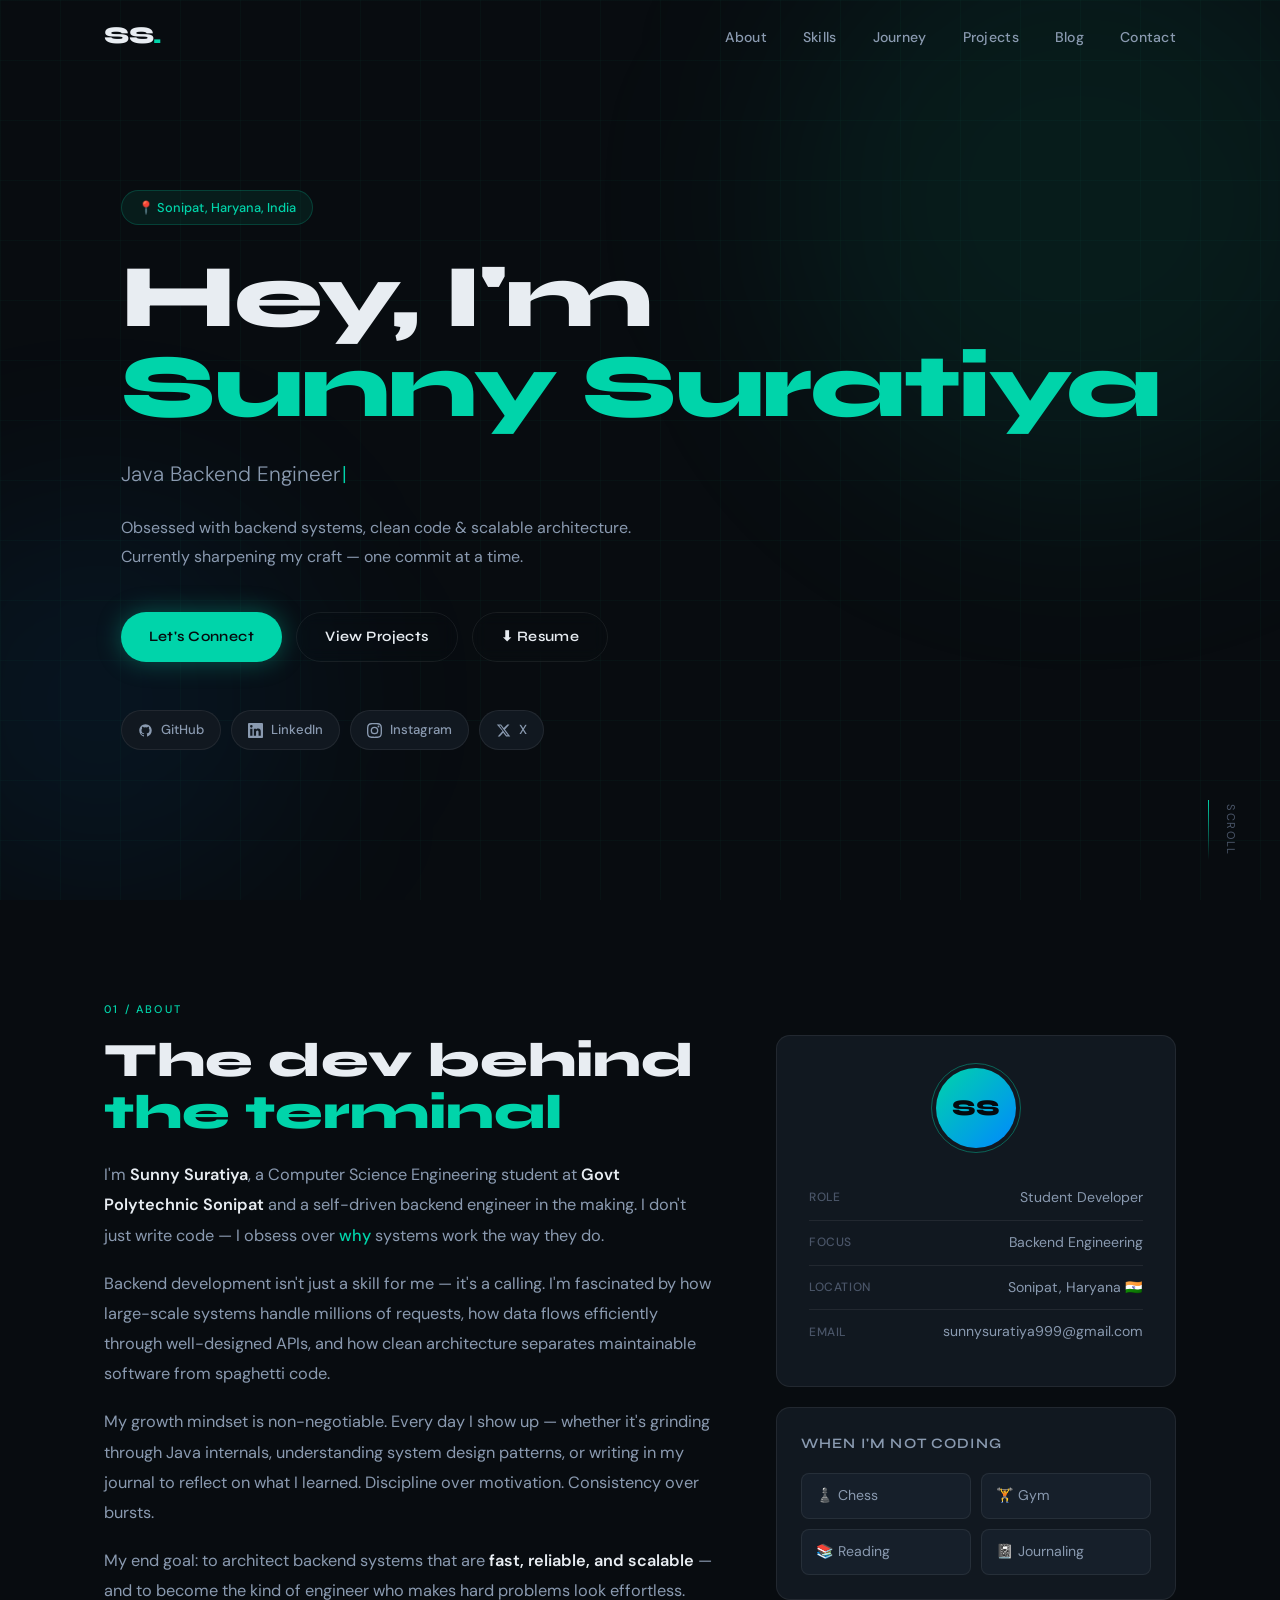
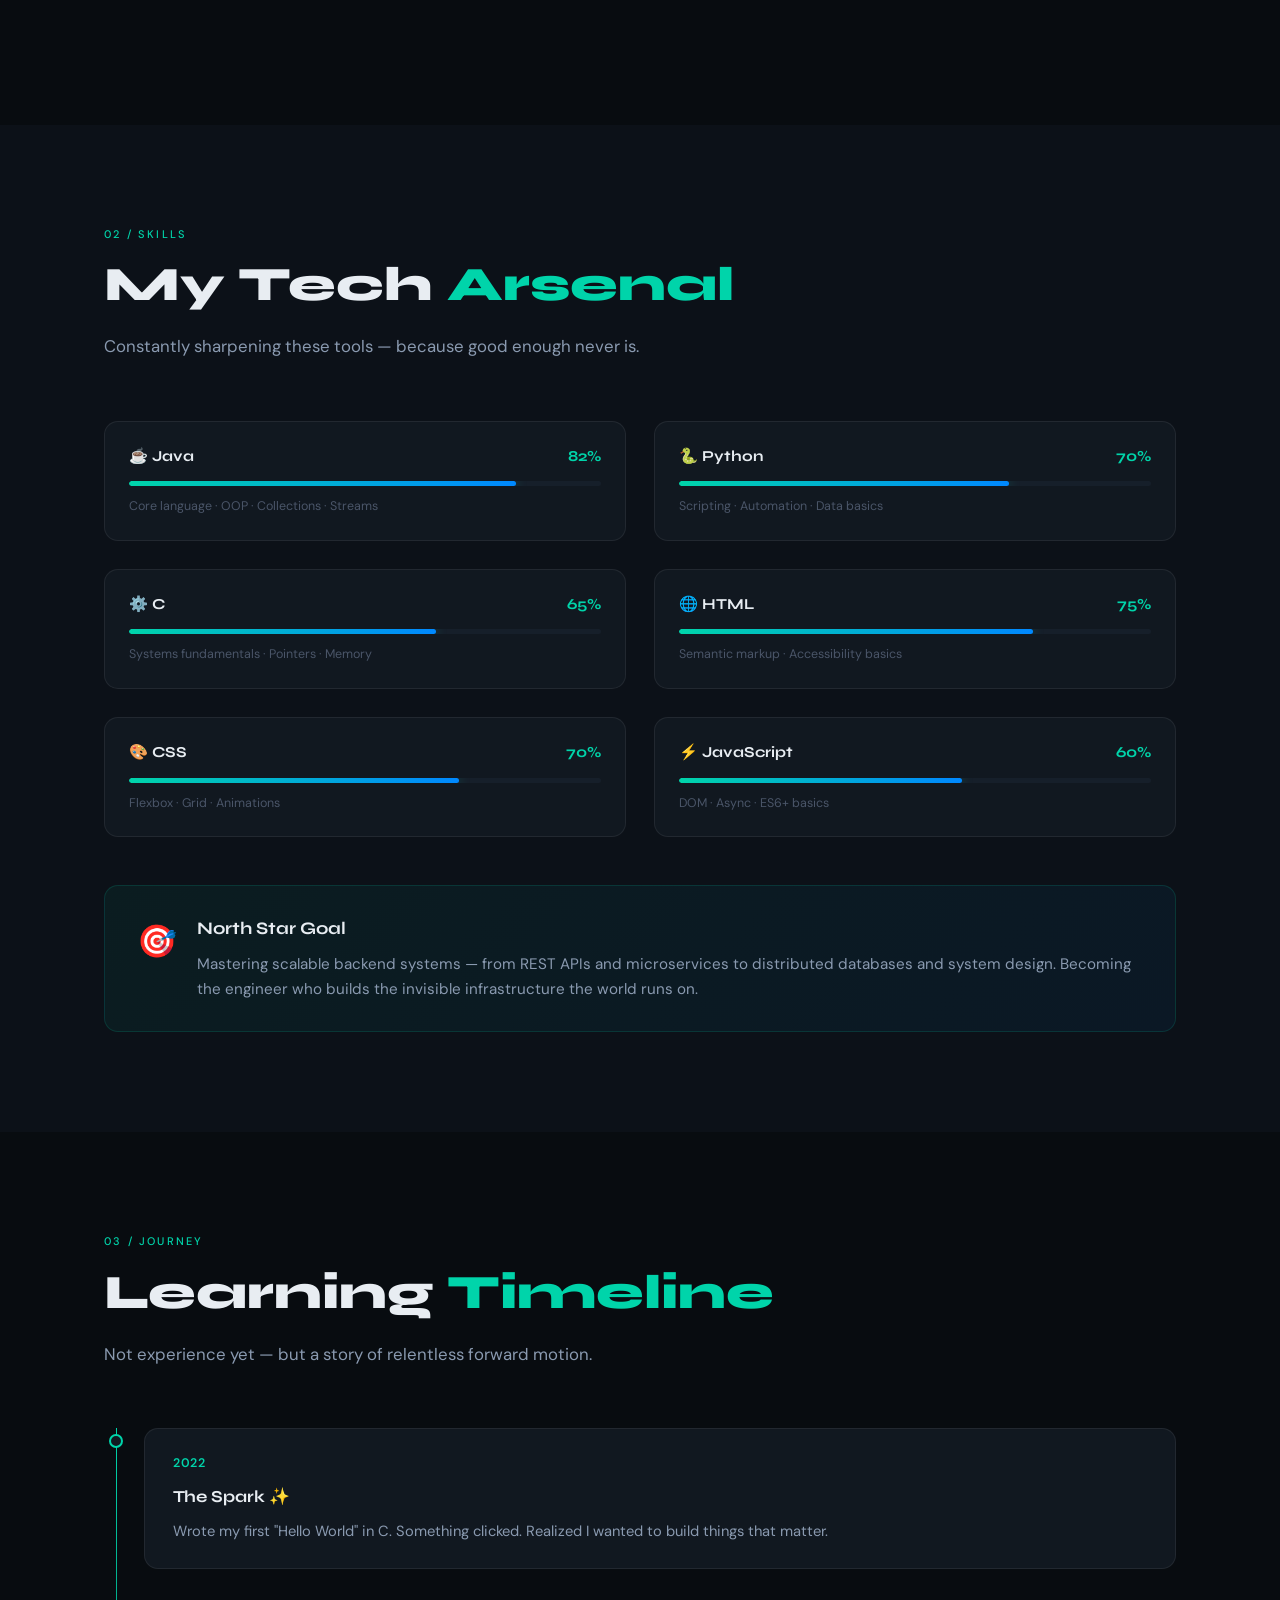
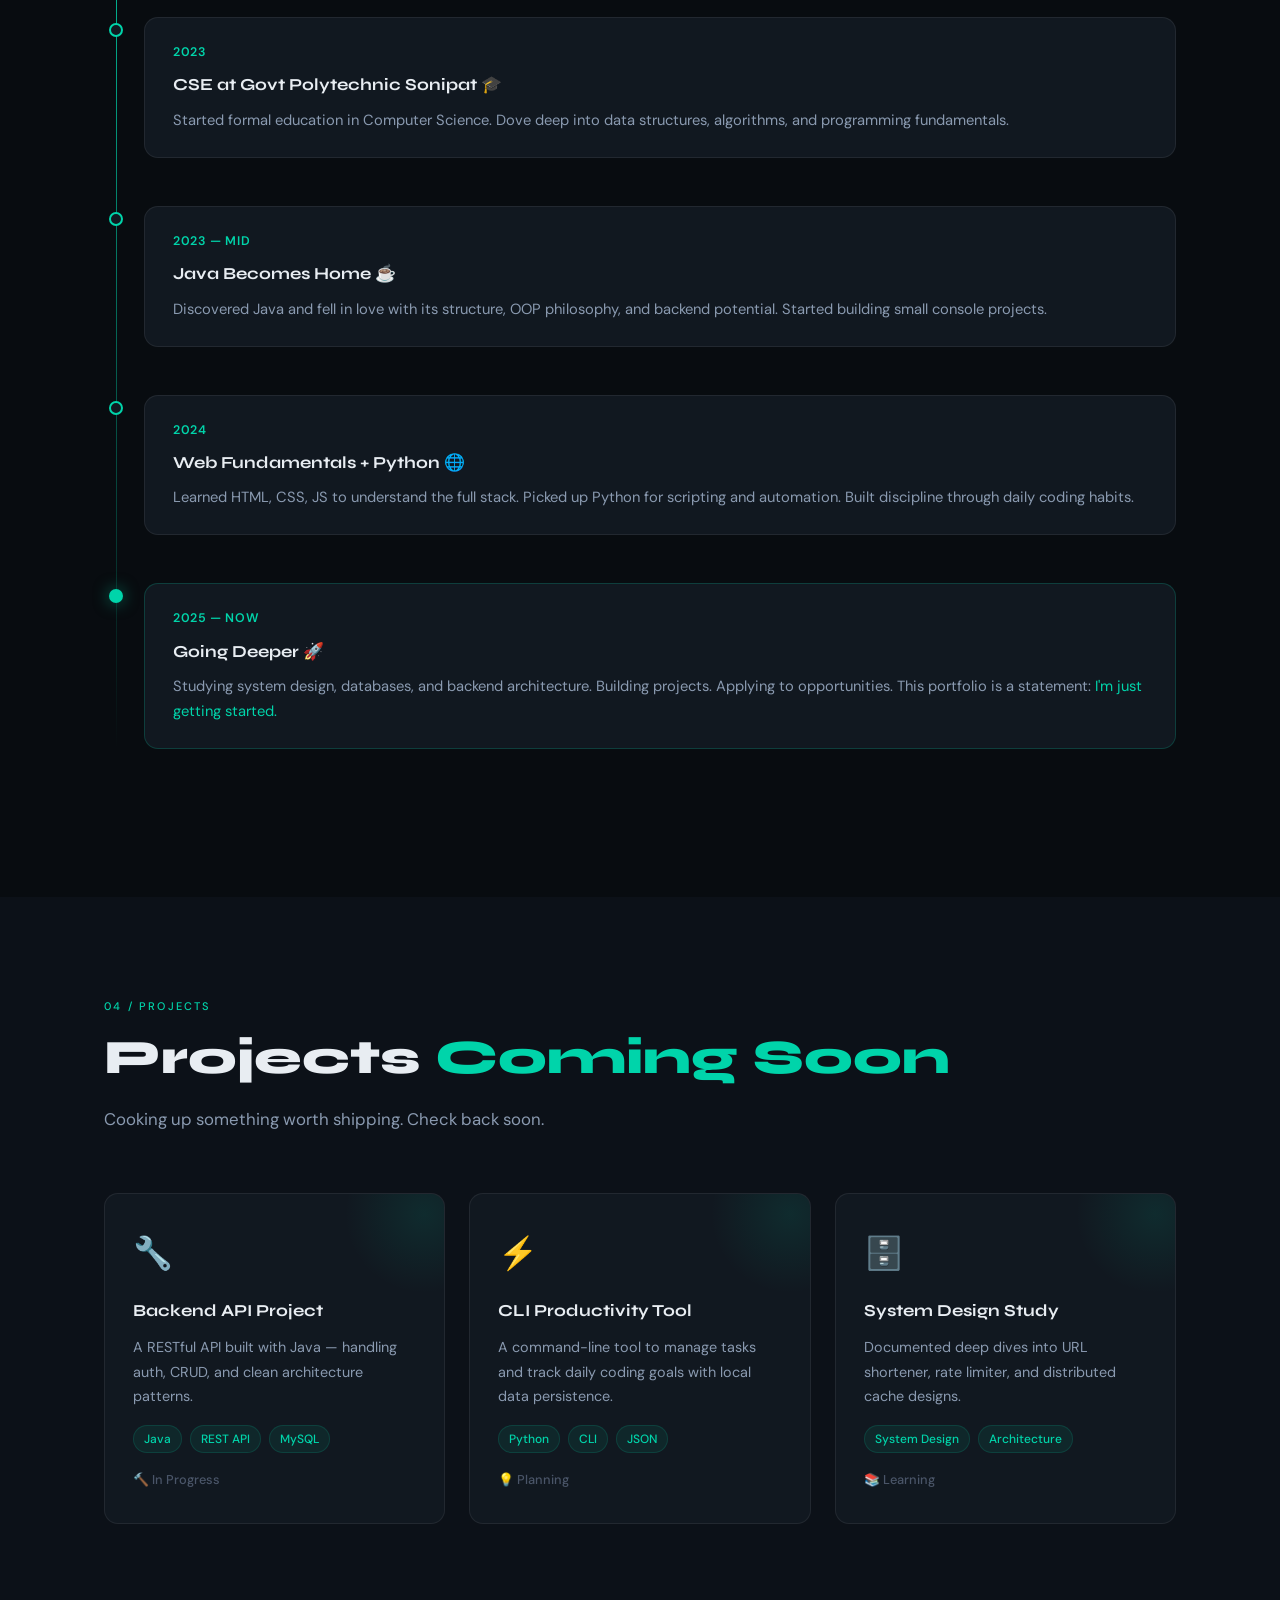
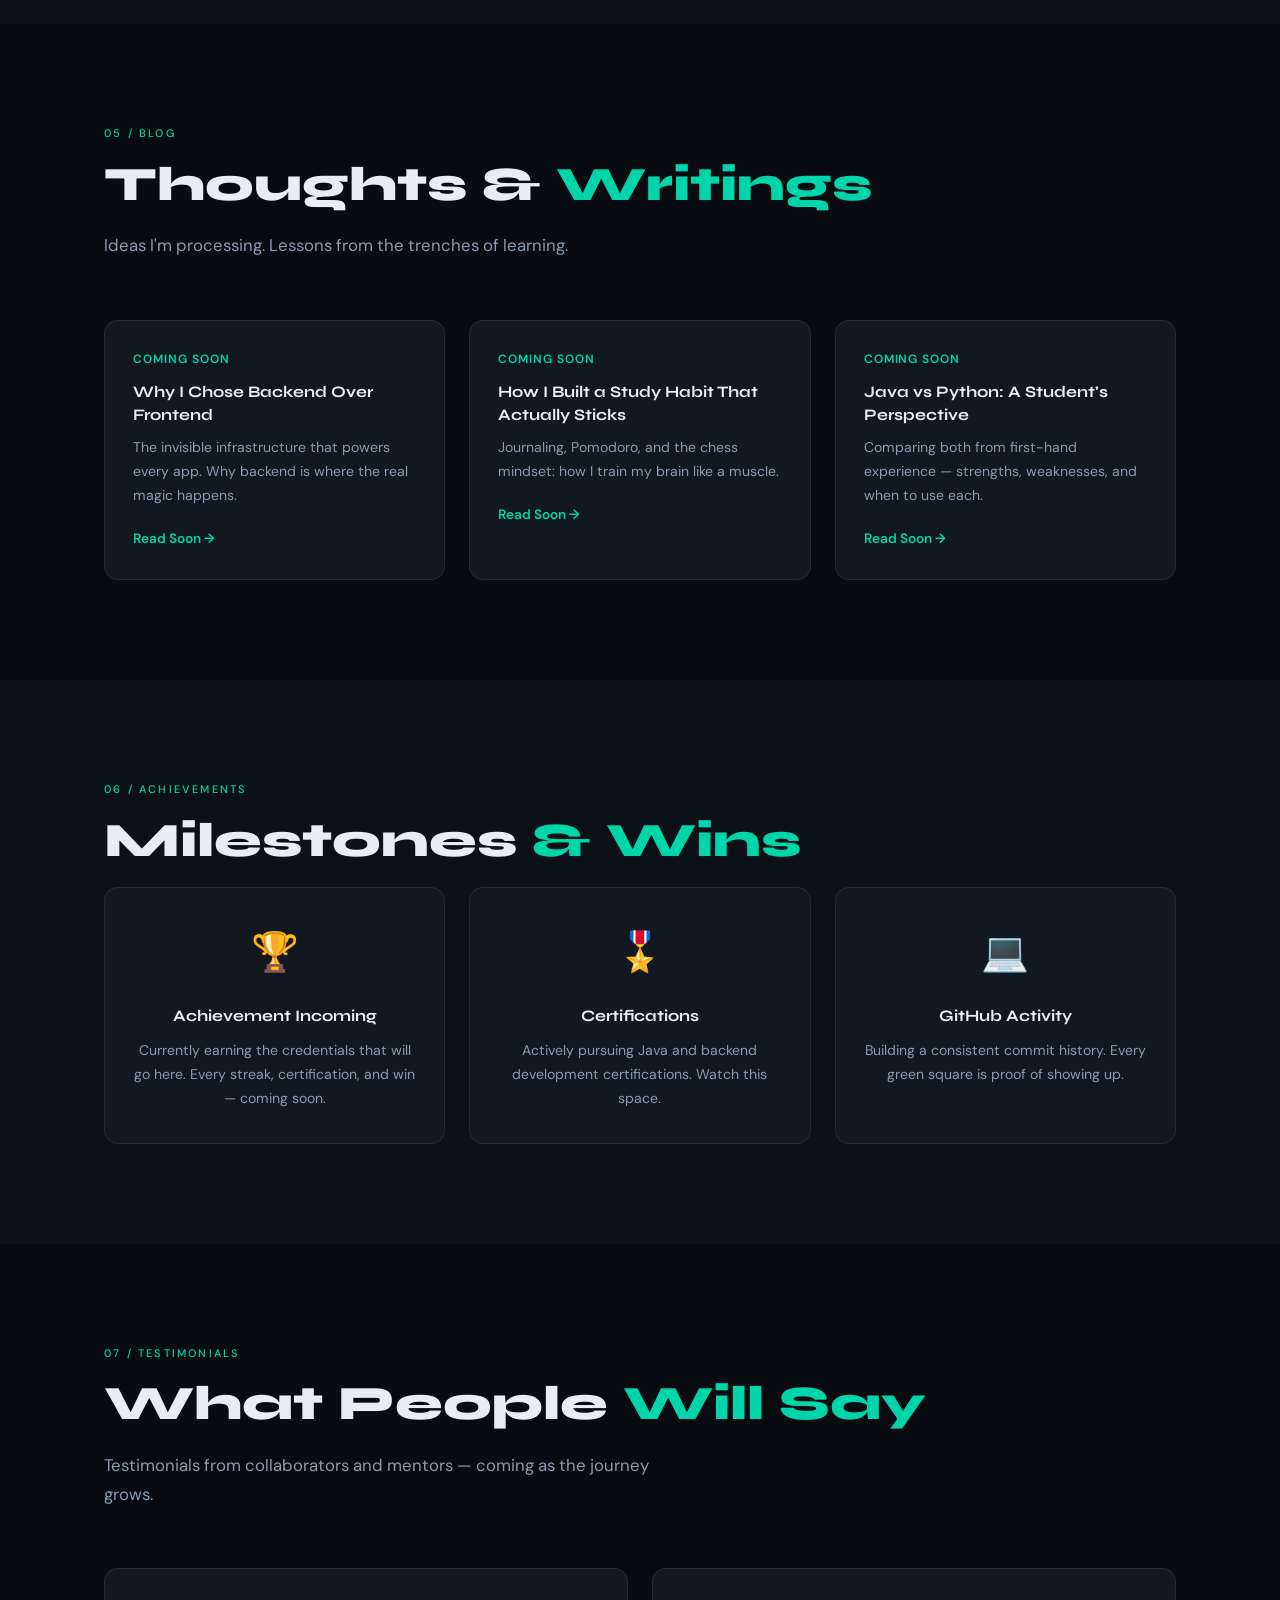
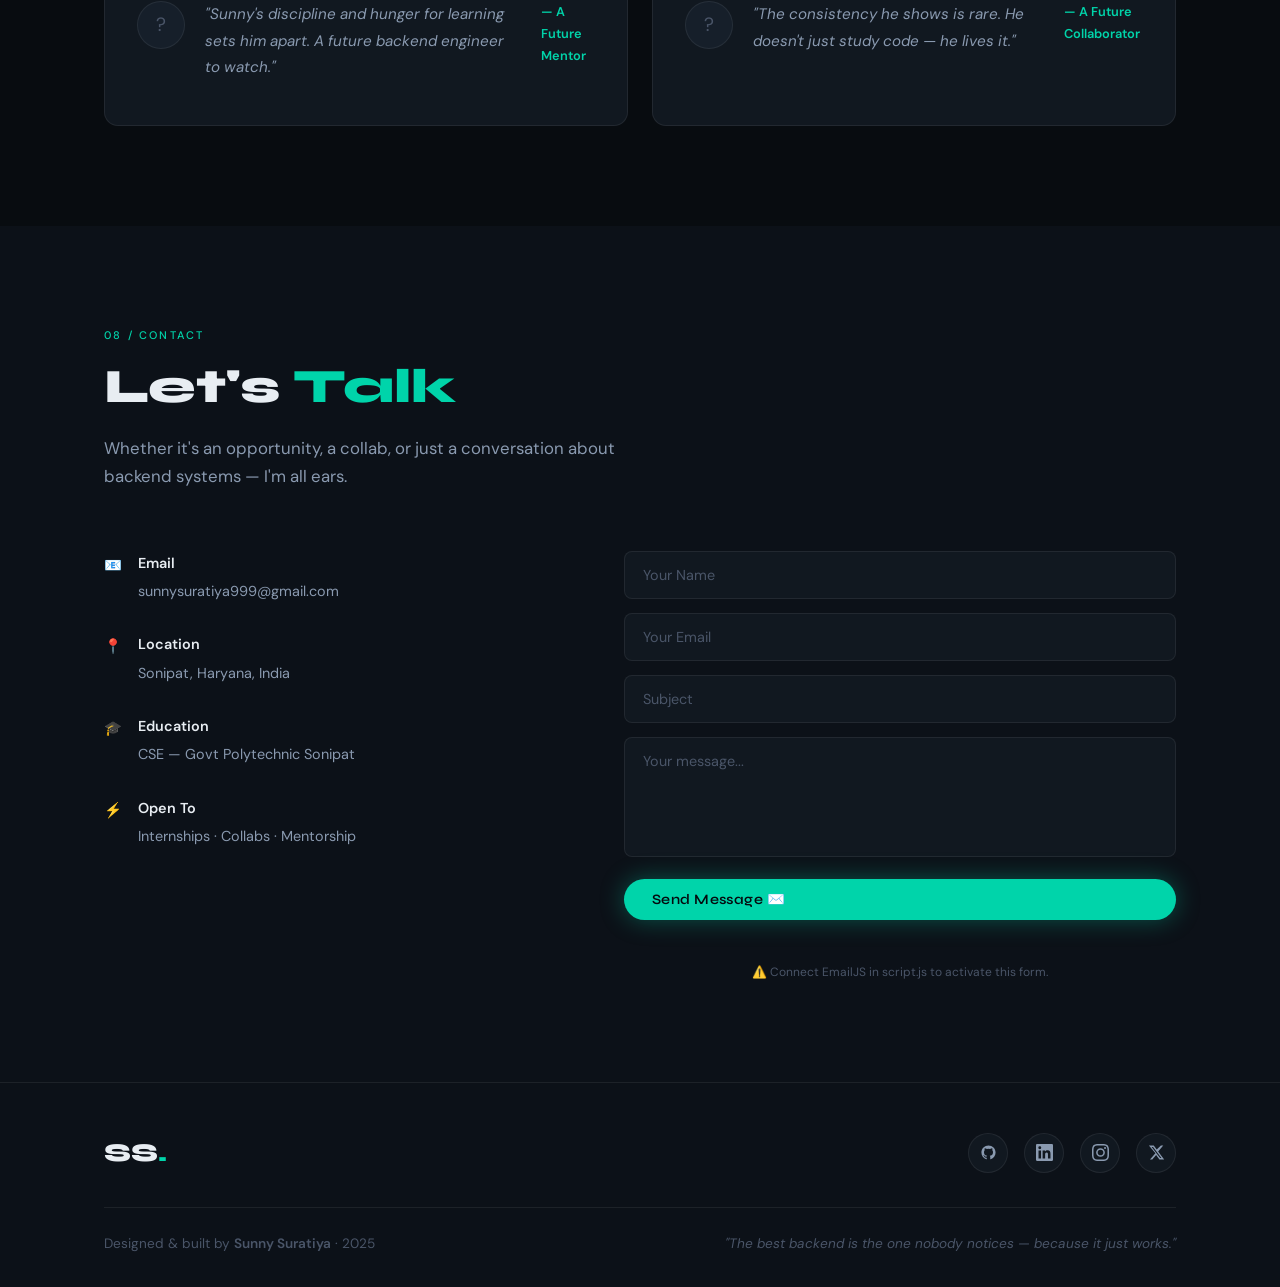
<file: index.html>
<!DOCTYPE html>
<html lang="en">
<head>
  <meta charset="UTF-8" />
  <meta name="viewport" content="width=device-width, initial-scale=1.0" />
  <title>Sunny Suratiya — Java Backend Engineer</title>
  <link rel="preconnect" href="https://fonts.googleapis.com" />
  <link rel="preconnect" href="https://fonts.gstatic.com" crossorigin />
  <link href="https://fonts.googleapis.com/css2?family=Syne:wght@400;600;700;800&family=DM+Sans:ital,wght@0,300;0,400;0,500;1,300&display=swap" rel="stylesheet" />
  <link rel="stylesheet" href="style.css" />
</head>
<body>

<!-- ═══════════════════ NAVBAR ═══════════════════ -->
<nav class="navbar" id="navbar">
  <div class="nav-container">
    <a href="#home" class="nav-logo">SS<span class="dot">.</span></a>
    <ul class="nav-links" id="navLinks">
      <li><a href="#about">About</a></li>
      <li><a href="#skills">Skills</a></li>
      <li><a href="#journey">Journey</a></li>
      <li><a href="#projects">Projects</a></li>
      <li><a href="#blog">Blog</a></li>
      <li><a href="#contact">Contact</a></li>
    </ul>
    <button class="hamburger" id="hamburger" aria-label="Menu">
      <span></span><span></span><span></span>
    </button>
  </div>
</nav>

<!-- ═══════════════════ HERO ═══════════════════ -->
<section class="hero" id="home">
  <div class="hero-bg">
    <div class="hero-grid"></div>
    <div class="glow glow-1"></div>
    <div class="glow glow-2"></div>
  </div>
  <div class="hero-content">
    <div class="hero-badge reveal">📍 Sonipat, Haryana, India</div>
    <h1 class="hero-title reveal">
      <span class="line">Hey, I'm</span>
      <span class="line accent-name">Sunny Suratiya</span>
    </h1>
    <p class="hero-sub reveal">
      <span class="typing-wrap"><span class="typing" id="typingText"></span><span class="cursor">|</span></span>
    </p>
    <p class="hero-desc reveal">Obsessed with backend systems, clean code &amp; scalable architecture.<br/>Currently sharpening my craft — one commit at a time.</p>
    <div class="hero-cta reveal">
      <a href="#contact" class="btn btn-primary">Let's Connect</a>
      <a href="#projects" class="btn btn-ghost">View Projects</a>
      <a href="#" class="btn btn-ghost" id="resumeBtn" download>⬇ Resume</a>
    </div>
    <div class="hero-socials reveal">
      <a href="https://github.com/sunnysuratiya" target="_blank" aria-label="GitHub" class="social-pill">
        <svg viewBox="0 0 24 24" fill="currentColor"><path d="M12 2C6.477 2 2 6.477 2 12c0 4.418 2.865 8.166 6.839 9.489.5.092.682-.217.682-.482 0-.237-.009-.868-.013-1.703-2.782.603-3.369-1.342-3.369-1.342-.454-1.155-1.11-1.462-1.11-1.462-.908-.62.069-.608.069-.608 1.003.07 1.531 1.03 1.531 1.03.892 1.529 2.341 1.087 2.91.832.092-.647.35-1.088.636-1.338-2.22-.253-4.555-1.11-4.555-4.943 0-1.091.39-1.984 1.029-2.683-.103-.253-.446-1.27.098-2.647 0 0 .84-.269 2.75 1.025A9.578 9.578 0 0112 6.836a9.59 9.59 0 012.504.337c1.909-1.294 2.747-1.025 2.747-1.025.546 1.377.202 2.394.1 2.647.64.699 1.028 1.592 1.028 2.683 0 3.842-2.339 4.687-4.566 4.935.359.309.678.919.678 1.852 0 1.336-.012 2.415-.012 2.743 0 .267.18.579.688.481C19.138 20.163 22 16.418 22 12c0-5.523-4.477-10-10-10z"/></svg>
        GitHub
      </a>
      <a href="https://www.linkedin.com/in/sunny-suratiya-ab5561325/" target="_blank" aria-label="LinkedIn" class="social-pill">
        <svg viewBox="0 0 24 24" fill="currentColor"><path d="M20.447 20.452h-3.554v-5.569c0-1.328-.027-3.037-1.852-3.037-1.853 0-2.136 1.445-2.136 2.939v5.667H9.351V9h3.414v1.561h.046c.477-.9 1.637-1.85 3.37-1.85 3.601 0 4.267 2.37 4.267 5.455v6.286zM5.337 7.433a2.062 2.062 0 01-2.063-2.065 2.064 2.064 0 112.063 2.065zm1.782 13.019H3.555V9h3.564v11.452zM22.225 0H1.771C.792 0 0 .774 0 1.729v20.542C0 23.227.792 24 1.771 24h20.451C23.2 24 24 23.227 24 22.271V1.729C24 .774 23.2 0 22.222 0h.003z"/></svg>
        LinkedIn
      </a>
      <a href="https://www.instagram.com/i_suratiya_sunny_/?hl=en" target="_blank" aria-label="Instagram" class="social-pill">
        <svg viewBox="0 0 24 24" fill="currentColor"><path d="M12 2.163c3.204 0 3.584.012 4.85.07 3.252.148 4.771 1.691 4.919 4.919.058 1.265.069 1.645.069 4.849 0 3.205-.012 3.584-.069 4.849-.149 3.225-1.664 4.771-4.919 4.919-1.266.058-1.644.07-4.85.07-3.204 0-3.584-.012-4.849-.07-3.26-.149-4.771-1.699-4.919-4.92-.058-1.265-.07-1.644-.07-4.849 0-3.204.013-3.583.07-4.849.149-3.227 1.664-4.771 4.919-4.919 1.266-.057 1.645-.069 4.849-.069zm0-2.163c-3.259 0-3.667.014-4.947.072-4.358.2-6.78 2.618-6.98 6.98-.059 1.281-.073 1.689-.073 4.948 0 3.259.014 3.668.072 4.948.2 4.358 2.618 6.78 6.98 6.98 1.281.058 1.689.072 4.948.072 3.259 0 3.668-.014 4.948-.072 4.354-.2 6.782-2.618 6.979-6.98.059-1.28.073-1.689.073-4.948 0-3.259-.014-3.667-.072-4.947-.196-4.354-2.617-6.78-6.979-6.98-1.281-.059-1.69-.073-4.949-.073zm0 5.838a6.162 6.162 0 100 12.324 6.162 6.162 0 000-12.324zM12 16a4 4 0 110-8 4 4 0 010 8zm6.406-11.845a1.44 1.44 0 100 2.881 1.44 1.44 0 000-2.881z"/></svg>
        Instagram
      </a>
      <a href="https://x.com/SunnysSuratiya" target="_blank" aria-label="X/Twitter" class="social-pill">
        <svg viewBox="0 0 24 24" fill="currentColor"><path d="M18.244 2.25h3.308l-7.227 8.26 8.502 11.24H16.17l-4.714-6.231-5.401 6.231H2.742l7.737-8.835L1.254 2.25H8.08l4.253 5.622zm-1.161 17.52h1.833L7.084 4.126H5.117z"/></svg>
        X
      </a>
    </div>
  </div>
  <div class="hero-scroll-hint">
    <span>Scroll</span>
    <div class="scroll-line"></div>
  </div>
</section>

<!-- ═══════════════════ ABOUT ═══════════════════ -->
<section class="section" id="about">
  <div class="container">
    <div class="section-label reveal">01 / About</div>
    <div class="about-grid">
      <div class="about-text reveal">
        <h2 class="section-title">The dev behind<br/><span class="accent">the terminal</span></h2>
        <p>I'm <strong>Sunny Suratiya</strong>, a Computer Science Engineering student at <strong>Govt Polytechnic Sonipat</strong> and a self-driven backend engineer in the making. I don't just write code — I obsess over <em>why</em> systems work the way they do.</p>
        <p>Backend development isn't just a skill for me — it's a calling. I'm fascinated by how large-scale systems handle millions of requests, how data flows efficiently through well-designed APIs, and how clean architecture separates maintainable software from spaghetti code.</p>
        <p>My growth mindset is non-negotiable. Every day I show up — whether it's grinding through Java internals, understanding system design patterns, or writing in my journal to reflect on what I learned. Discipline over motivation. Consistency over bursts.</p>
        <p>My end goal: to architect backend systems that are <strong>fast, reliable, and scalable</strong> — and to become the kind of engineer who makes hard problems look effortless.</p>
      </div>
      <div class="about-right reveal">
        <div class="about-card">
          <div class="about-avatar">
            <div class="avatar-ring"></div>
            <div class="avatar-inner">SS</div>
          </div>
          <div class="about-meta">
            <div class="meta-row"><span class="meta-label">Role</span><span>Student Developer</span></div>
            <div class="meta-row"><span class="meta-label">Focus</span><span>Backend Engineering</span></div>
            <div class="meta-row"><span class="meta-label">Location</span><span>Sonipat, Haryana 🇮🇳</span></div>
            <div class="meta-row"><span class="meta-label">Email</span><span>sunnysuratiya999@gmail.com</span></div>
          </div>
        </div>
        <div class="hobbies-card">
          <h4>When I'm not coding</h4>
          <div class="hobbies-grid">
            <div class="hobby">♟️ Chess</div>
            <div class="hobby">🏋️ Gym</div>
            <div class="hobby">📚 Reading</div>
            <div class="hobby">📓 Journaling</div>
          </div>
        </div>
      </div>
    </div>
  </div>
</section>

<!-- ═══════════════════ SKILLS ═══════════════════ -->
<section class="section section-alt" id="skills">
  <div class="container">
    <div class="section-label reveal">02 / Skills</div>
    <h2 class="section-title reveal">My Tech <span class="accent">Arsenal</span></h2>
    <p class="section-subtitle reveal">Constantly sharpening these tools — because good enough never is.</p>
    <div class="skills-grid">
      <div class="skill-bar reveal" data-skill="Java" data-pct="82">
        <div class="skill-top">
          <span class="skill-name">☕ Java</span>
          <span class="skill-pct">82%</span>
        </div>
        <div class="skill-track"><div class="skill-fill" style="--pct: 82%"></div></div>
        <div class="skill-note">Core language · OOP · Collections · Streams</div>
      </div>
      <div class="skill-bar reveal" data-skill="Python" data-pct="70">
        <div class="skill-top">
          <span class="skill-name">🐍 Python</span>
          <span class="skill-pct">70%</span>
        </div>
        <div class="skill-track"><div class="skill-fill" style="--pct: 70%"></div></div>
        <div class="skill-note">Scripting · Automation · Data basics</div>
      </div>
      <div class="skill-bar reveal" data-skill="C" data-pct="65">
        <div class="skill-top">
          <span class="skill-name">⚙️ C</span>
          <span class="skill-pct">65%</span>
        </div>
        <div class="skill-track"><div class="skill-fill" style="--pct: 65%"></div></div>
        <div class="skill-note">Systems fundamentals · Pointers · Memory</div>
      </div>
      <div class="skill-bar reveal" data-skill="HTML" data-pct="75">
        <div class="skill-top">
          <span class="skill-name">🌐 HTML</span>
          <span class="skill-pct">75%</span>
        </div>
        <div class="skill-track"><div class="skill-fill" style="--pct: 75%"></div></div>
        <div class="skill-note">Semantic markup · Accessibility basics</div>
      </div>
      <div class="skill-bar reveal" data-skill="CSS" data-pct="70">
        <div class="skill-top">
          <span class="skill-name">🎨 CSS</span>
          <span class="skill-pct">70%</span>
        </div>
        <div class="skill-track"><div class="skill-fill" style="--pct: 70%"></div></div>
        <div class="skill-note">Flexbox · Grid · Animations</div>
      </div>
      <div class="skill-bar reveal" data-skill="JavaScript" data-pct="60">
        <div class="skill-top">
          <span class="skill-name">⚡ JavaScript</span>
          <span class="skill-pct">60%</span>
        </div>
        <div class="skill-track"><div class="skill-fill" style="--pct: 60%"></div></div>
        <div class="skill-note">DOM · Async · ES6+ basics</div>
      </div>
    </div>
    <div class="goal-banner reveal">
      <div class="goal-icon">🎯</div>
      <div class="goal-text">
        <strong>North Star Goal</strong>
        <p>Mastering scalable backend systems — from REST APIs and microservices to distributed databases and system design. Becoming the engineer who builds the invisible infrastructure the world runs on.</p>
      </div>
    </div>
  </div>
</section>

<!-- ═══════════════════ LEARNING JOURNEY ═══════════════════ -->
<section class="section" id="journey">
  <div class="container">
    <div class="section-label reveal">03 / Journey</div>
    <h2 class="section-title reveal">Learning <span class="accent">Timeline</span></h2>
    <p class="section-subtitle reveal">Not experience yet — but a story of relentless forward motion.</p>
    <div class="timeline">
      <div class="timeline-item reveal">
        <div class="timeline-dot"></div>
        <div class="timeline-content">
          <span class="timeline-date">2022</span>
          <h3>The Spark ✨</h3>
          <p>Wrote my first "Hello World" in C. Something clicked. Realized I wanted to build things that matter.</p>
        </div>
      </div>
      <div class="timeline-item reveal">
        <div class="timeline-dot"></div>
        <div class="timeline-content">
          <span class="timeline-date">2023</span>
          <h3>CSE at Govt Polytechnic Sonipat 🎓</h3>
          <p>Started formal education in Computer Science. Dove deep into data structures, algorithms, and programming fundamentals.</p>
        </div>
      </div>
      <div class="timeline-item reveal">
        <div class="timeline-dot"></div>
        <div class="timeline-content">
          <span class="timeline-date">2023 — Mid</span>
          <h3>Java Becomes Home ☕</h3>
          <p>Discovered Java and fell in love with its structure, OOP philosophy, and backend potential. Started building small console projects.</p>
        </div>
      </div>
      <div class="timeline-item reveal">
        <div class="timeline-dot"></div>
        <div class="timeline-content">
          <span class="timeline-date">2024</span>
          <h3>Web Fundamentals + Python 🌐</h3>
          <p>Learned HTML, CSS, JS to understand the full stack. Picked up Python for scripting and automation. Built discipline through daily coding habits.</p>
        </div>
      </div>
      <div class="timeline-item reveal">
        <div class="timeline-dot active"></div>
        <div class="timeline-content active">
          <span class="timeline-date">2025 — Now</span>
          <h3>Going Deeper 🚀</h3>
          <p>Studying system design, databases, and backend architecture. Building projects. Applying to opportunities. This portfolio is a statement: <em>I'm just getting started.</em></p>
        </div>
      </div>
    </div>
  </div>
</section>

<!-- ═══════════════════ PROJECTS ═══════════════════ -->
<section class="section section-alt" id="projects">
  <div class="container">
    <div class="section-label reveal">04 / Projects</div>
    <h2 class="section-title reveal">Projects <span class="accent">Coming Soon</span></h2>
    <p class="section-subtitle reveal">Cooking up something worth shipping. Check back soon.</p>
    <div class="projects-grid">
      <div class="project-card coming-soon reveal">
        <div class="project-glow"></div>
        <div class="project-icon">🔧</div>
        <h3>Backend API Project</h3>
        <p>A RESTful API built with Java — handling auth, CRUD, and clean architecture patterns.</p>
        <div class="project-tags"><span>Java</span><span>REST API</span><span>MySQL</span></div>
        <div class="project-status">🔨 In Progress</div>
      </div>
      <div class="project-card coming-soon reveal">
        <div class="project-glow"></div>
        <div class="project-icon">⚡</div>
        <h3>CLI Productivity Tool</h3>
        <p>A command-line tool to manage tasks and track daily coding goals with local data persistence.</p>
        <div class="project-tags"><span>Python</span><span>CLI</span><span>JSON</span></div>
        <div class="project-status">💡 Planning</div>
      </div>
      <div class="project-card coming-soon reveal">
        <div class="project-glow"></div>
        <div class="project-icon">🗄️</div>
        <h3>System Design Study</h3>
        <p>Documented deep dives into URL shortener, rate limiter, and distributed cache designs.</p>
        <div class="project-tags"><span>System Design</span><span>Architecture</span></div>
        <div class="project-status">📚 Learning</div>
      </div>
    </div>
  </div>
</section>

<!-- ═══════════════════ BLOG ═══════════════════ -->
<section class="section" id="blog">
  <div class="container">
    <div class="section-label reveal">05 / Blog</div>
    <h2 class="section-title reveal">Thoughts &amp; <span class="accent">Writings</span></h2>
    <p class="section-subtitle reveal">Ideas I'm processing. Lessons from the trenches of learning.</p>
    <div class="blog-grid">
      <div class="blog-card reveal">
        <div class="blog-date">Coming Soon</div>
        <h3>Why I Chose Backend Over Frontend</h3>
        <p>The invisible infrastructure that powers every app. Why backend is where the real magic happens.</p>
        <a href="#" class="blog-link">Read Soon →</a>
      </div>
      <div class="blog-card reveal">
        <div class="blog-date">Coming Soon</div>
        <h3>How I Built a Study Habit That Actually Sticks</h3>
        <p>Journaling, Pomodoro, and the chess mindset: how I train my brain like a muscle.</p>
        <a href="#" class="blog-link">Read Soon →</a>
      </div>
      <div class="blog-card reveal">
        <div class="blog-date">Coming Soon</div>
        <h3>Java vs Python: A Student's Perspective</h3>
        <p>Comparing both from first-hand experience — strengths, weaknesses, and when to use each.</p>
        <a href="#" class="blog-link">Read Soon →</a>
      </div>
    </div>
  </div>
</section>

<!-- ═══════════════════ ACHIEVEMENTS ═══════════════════ -->
<section class="section section-alt" id="achievements">
  <div class="container">
    <div class="section-label reveal">06 / Achievements</div>
    <h2 class="section-title reveal">Milestones <span class="accent">&amp; Wins</span></h2>
    <div class="achievements-grid">
      <div class="achievement-card reveal">
        <div class="ach-icon">🏆</div>
        <h4>Achievement Incoming</h4>
        <p>Currently earning the credentials that will go here. Every streak, certification, and win — coming soon.</p>
      </div>
      <div class="achievement-card reveal">
        <div class="ach-icon">🎖️</div>
        <h4>Certifications</h4>
        <p>Actively pursuing Java and backend development certifications. Watch this space.</p>
      </div>
      <div class="achievement-card reveal">
        <div class="ach-icon">💻</div>
        <h4>GitHub Activity</h4>
        <p>Building a consistent commit history. Every green square is proof of showing up.</p>
      </div>
    </div>
  </div>
</section>

<!-- ═══════════════════ TESTIMONIALS ═══════════════════ -->
<section class="section" id="testimonials">
  <div class="container">
    <div class="section-label reveal">07 / Testimonials</div>
    <h2 class="section-title reveal">What People <span class="accent">Will Say</span></h2>
    <p class="section-subtitle reveal">Testimonials from collaborators and mentors — coming as the journey grows.</p>
    <div class="testi-grid">
      <div class="testi-card reveal">
        <div class="testi-avatar">?</div>
        <p class="testi-quote">"Sunny's discipline and hunger for learning sets him apart. A future backend engineer to watch."</p>
        <span class="testi-name">— A Future Mentor</span>
      </div>
      <div class="testi-card reveal">
        <div class="testi-avatar">?</div>
        <p class="testi-quote">"The consistency he shows is rare. He doesn't just study code — he lives it."</p>
        <span class="testi-name">— A Future Collaborator</span>
      </div>
    </div>
  </div>
</section>

<!-- ═══════════════════ CONTACT ═══════════════════ -->
<section class="section section-alt" id="contact">
  <div class="container">
    <div class="section-label reveal">08 / Contact</div>
    <h2 class="section-title reveal">Let's <span class="accent">Talk</span></h2>
    <p class="section-subtitle reveal">Whether it's an opportunity, a collab, or just a conversation about backend systems — I'm all ears.</p>
    <div class="contact-grid">
      <div class="contact-info reveal">
        <div class="contact-item">
          <span class="c-icon">📧</span>
          <div>
            <strong>Email</strong>
            <a href="mailto:sunnysuratiya999@gmail.com">sunnysuratiya999@gmail.com</a>
          </div>
        </div>
        <div class="contact-item">
          <span class="c-icon">📍</span>
          <div>
            <strong>Location</strong>
            <span>Sonipat, Haryana, India</span>
          </div>
        </div>
        <div class="contact-item">
          <span class="c-icon">🎓</span>
          <div>
            <strong>Education</strong>
            <span>CSE — Govt Polytechnic Sonipat</span>
          </div>
        </div>
        <div class="contact-item">
          <span class="c-icon">⚡</span>
          <div>
            <strong>Open To</strong>
            <span>Internships · Collabs · Mentorship</span>
          </div>
        </div>
      </div>
      <form class="contact-form reveal" id="contactForm">
        <div class="form-group">
          <input type="text" id="formName" placeholder="Your Name" required autocomplete="off" />
        </div>
        <div class="form-group">
          <input type="email" id="formEmail" placeholder="Your Email" required autocomplete="off" />
        </div>
        <div class="form-group">
          <input type="text" id="formSubject" placeholder="Subject" autocomplete="off" />
        </div>
        <div class="form-group">
          <textarea id="formMessage" placeholder="Your message..." rows="5" required></textarea>
        </div>
        <button type="submit" class="btn btn-primary w-full" id="submitBtn">Send Message ✉️</button>
        <div class="form-status" id="formStatus"></div>
        <p class="form-note">⚠️ Connect EmailJS in script.js to activate this form.</p>
      </form>
    </div>
  </div>
</section>

<!-- ═══════════════════ FOOTER ═══════════════════ -->
<footer class="footer">
  <div class="container">
    <div class="footer-top">
      <a href="#home" class="footer-logo">SS<span class="dot">.</span></a>
      <div class="footer-socials">
        <a href="https://github.com/sunnysuratiya" target="_blank" aria-label="GitHub">
          <svg viewBox="0 0 24 24" fill="currentColor"><path d="M12 2C6.477 2 2 6.477 2 12c0 4.418 2.865 8.166 6.839 9.489.5.092.682-.217.682-.482 0-.237-.009-.868-.013-1.703-2.782.603-3.369-1.342-3.369-1.342-.454-1.155-1.11-1.462-1.11-1.462-.908-.62.069-.608.069-.608 1.003.07 1.531 1.03 1.531 1.03.892 1.529 2.341 1.087 2.91.832.092-.647.35-1.088.636-1.338-2.22-.253-4.555-1.11-4.555-4.943 0-1.091.39-1.984 1.029-2.683-.103-.253-.446-1.27.098-2.647 0 0 .84-.269 2.75 1.025A9.578 9.578 0 0112 6.836a9.59 9.59 0 012.504.337c1.909-1.294 2.747-1.025 2.747-1.025.546 1.377.202 2.394.1 2.647.64.699 1.028 1.592 1.028 2.683 0 3.842-2.339 4.687-4.566 4.935.359.309.678.919.678 1.852 0 1.336-.012 2.415-.012 2.743 0 .267.18.579.688.481C19.138 20.163 22 16.418 22 12c0-5.523-4.477-10-10-10z"/></svg>
        </a>
        <a href="https://www.linkedin.com/in/sunny-suratiya-ab5561325/" target="_blank" aria-label="LinkedIn">
          <svg viewBox="0 0 24 24" fill="currentColor"><path d="M20.447 20.452h-3.554v-5.569c0-1.328-.027-3.037-1.852-3.037-1.853 0-2.136 1.445-2.136 2.939v5.667H9.351V9h3.414v1.561h.046c.477-.9 1.637-1.85 3.37-1.85 3.601 0 4.267 2.37 4.267 5.455v6.286zM5.337 7.433a2.062 2.062 0 01-2.063-2.065 2.064 2.064 0 112.063 2.065zm1.782 13.019H3.555V9h3.564v11.452zM22.225 0H1.771C.792 0 0 .774 0 1.729v20.542C0 23.227.792 24 1.771 24h20.451C23.2 24 24 23.227 24 22.271V1.729C24 .774 23.2 0 22.222 0h.003z"/></svg>
        </a>
        <a href="https://www.instagram.com/i_suratiya_sunny_/?hl=en" target="_blank" aria-label="Instagram">
          <svg viewBox="0 0 24 24" fill="currentColor"><path d="M12 2.163c3.204 0 3.584.012 4.85.07 3.252.148 4.771 1.691 4.919 4.919.058 1.265.069 1.645.069 4.849 0 3.205-.012 3.584-.069 4.849-.149 3.225-1.664 4.771-4.919 4.919-1.266.058-1.644.07-4.85.07-3.204 0-3.584-.012-4.849-.07-3.26-.149-4.771-1.699-4.919-4.92-.058-1.265-.07-1.644-.07-4.849 0-3.204.013-3.583.07-4.849.149-3.227 1.664-4.771 4.919-4.919 1.266-.057 1.645-.069 4.849-.069zm0-2.163c-3.259 0-3.667.014-4.947.072-4.358.2-6.78 2.618-6.98 6.98-.059 1.281-.073 1.689-.073 4.948 0 3.259.014 3.668.072 4.948.2 4.358 2.618 6.78 6.98 6.98 1.281.058 1.689.072 4.948.072 3.259 0 3.668-.014 4.948-.072 4.354-.2 6.782-2.618 6.979-6.98.059-1.28.073-1.689.073-4.948 0-3.259-.014-3.667-.072-4.947-.196-4.354-2.617-6.78-6.979-6.98-1.281-.059-1.69-.073-4.949-.073zm0 5.838a6.162 6.162 0 100 12.324 6.162 6.162 0 000-12.324zM12 16a4 4 0 110-8 4 4 0 010 8zm6.406-11.845a1.44 1.44 0 100 2.881 1.44 1.44 0 000-2.881z"/></svg>
        </a>
        <a href="https://x.com/SunnysSuratiya" target="_blank" aria-label="X">
          <svg viewBox="0 0 24 24" fill="currentColor"><path d="M18.244 2.25h3.308l-7.227 8.26 8.502 11.24H16.17l-4.714-6.231-5.401 6.231H2.742l7.737-8.835L1.254 2.25H8.08l4.253 5.622zm-1.161 17.52h1.833L7.084 4.126H5.117z"/></svg>
        </a>
      </div>
    </div>
    <div class="footer-bottom">
      <p>Designed &amp; built by <strong>Sunny Suratiya</strong> · 2025</p>
      <p class="footer-quote">"The best backend is the one nobody notices — because it just works."</p>
    </div>
  </div>
</footer>

<button class="back-to-top" id="backToTop" aria-label="Back to top">↑</button>

<script src="script.js"></script>
</body>
</html>
</file>
<file: style.css>
/* ═══════════════════════════════════════════════
   SUNNY SURATIYA — PORTFOLIO STYLESHEET
   Dark · Premium · Backend Dev Aesthetic
═══════════════════════════════════════════════ */

/* ── RESET & ROOT ─────────────────────────────── */
*, *::before, *::after { box-sizing: border-box; margin: 0; padding: 0; }

:root {
  --bg: #080c10;
  --bg-alt: #0c1118;
  --surface: #111820;
  --surface-2: #161f2a;
  --border: rgba(255,255,255,0.07);
  --accent: #00d4aa;
  --accent-2: #0088ff;
  --accent-glow: rgba(0, 212, 170, 0.18);
  --text: #e8edf2;
  --text-dim: #8a9ab0;
  --text-faint: #4a5568;
  --font-display: 'Syne', sans-serif;
  --font-body: 'DM Sans', sans-serif;
  --radius: 14px;
  --radius-sm: 8px;
  --transition: 0.3s cubic-bezier(0.4, 0, 0.2, 1);
  --shadow: 0 8px 40px rgba(0,0,0,0.5);
}

html { scroll-behavior: smooth; }

body {
  background: var(--bg);
  color: var(--text);
  font-family: var(--font-body);
  font-size: 16px;
  line-height: 1.7;
  overflow-x: hidden;
}

a { color: inherit; text-decoration: none; }
img { max-width: 100%; }
strong { font-weight: 600; }

/* ── SCROLLBAR ────────────────────────────────── */
::-webkit-scrollbar { width: 4px; }
::-webkit-scrollbar-track { background: var(--bg); }
::-webkit-scrollbar-thumb { background: var(--accent); border-radius: 2px; }

/* ── UTILITIES ────────────────────────────────── */
.container { max-width: 1120px; margin: 0 auto; padding: 0 24px; }
.accent { color: var(--accent); }
.dot { color: var(--accent); }
.w-full { width: 100%; }

.section-label {
  font-family: var(--font-body);
  font-size: 11px;
  font-weight: 500;
  letter-spacing: 0.2em;
  text-transform: uppercase;
  color: var(--accent);
  margin-bottom: 16px;
  opacity: 0.8;
}
.section-title {
  font-family: var(--font-display);
  font-size: clamp(2rem, 4vw, 3rem);
  font-weight: 800;
  line-height: 1.1;
  margin-bottom: 20px;
}
.section-subtitle {
  color: var(--text-dim);
  max-width: 560px;
  margin-bottom: 60px;
  font-size: 1.05rem;
}

/* ── REVEAL ANIMATIONS ────────────────────────── */
.reveal {
  opacity: 0;
  transform: translateY(32px);
  transition: opacity 0.6s ease, transform 0.6s ease;
}
.reveal.visible {
  opacity: 1;
  transform: translateY(0);
}

/* ── BUTTONS ──────────────────────────────────── */
.btn {
  display: inline-flex;
  align-items: center;
  gap: 8px;
  padding: 12px 28px;
  border-radius: 50px;
  font-family: var(--font-display);
  font-weight: 600;
  font-size: 0.9rem;
  letter-spacing: 0.03em;
  cursor: pointer;
  border: none;
  transition: var(--transition);
  position: relative;
  overflow: hidden;
}
.btn::after {
  content: '';
  position: absolute;
  inset: 0;
  background: rgba(255,255,255,0.08);
  opacity: 0;
  transition: opacity 0.2s;
}
.btn:hover::after { opacity: 1; }
.btn-primary {
  background: var(--accent);
  color: #050a0e;
  box-shadow: 0 0 24px rgba(0, 212, 170, 0.35);
}
.btn-primary:hover { transform: translateY(-2px); box-shadow: 0 0 36px rgba(0, 212, 170, 0.5); }
.btn-ghost {
  background: transparent;
  color: var(--text);
  border: 1.5px solid var(--border);
  backdrop-filter: blur(8px);
}
.btn-ghost:hover { border-color: var(--accent); color: var(--accent); transform: translateY(-2px); }

/* ═══════════════════ NAVBAR ═══════════════════ */
.navbar {
  position: fixed;
  top: 0; left: 0; right: 0;
  z-index: 1000;
  padding: 16px 0;
  transition: background 0.4s, padding 0.3s, box-shadow 0.3s;
}
.navbar.scrolled {
  background: rgba(8, 12, 16, 0.92);
  backdrop-filter: blur(20px);
  -webkit-backdrop-filter: blur(20px);
  padding: 10px 0;
  box-shadow: 0 1px 0 var(--border);
}
.nav-container {
  max-width: 1120px;
  margin: 0 auto;
  padding: 0 24px;
  display: flex;
  align-items: center;
  justify-content: space-between;
}
.nav-logo {
  font-family: var(--font-display);
  font-size: 1.5rem;
  font-weight: 800;
  letter-spacing: -0.02em;
}
.nav-links {
  list-style: none;
  display: flex;
  gap: 36px;
}
.nav-links a {
  font-size: 0.88rem;
  font-weight: 500;
  color: var(--text-dim);
  letter-spacing: 0.02em;
  transition: color 0.2s;
  position: relative;
}
.nav-links a::after {
  content: '';
  position: absolute;
  bottom: -2px;
  left: 0;
  width: 0;
  height: 1.5px;
  background: var(--accent);
  transition: width 0.3s;
}
.nav-links a:hover { color: var(--text); }
.nav-links a:hover::after { width: 100%; }
.hamburger {
  display: none;
  flex-direction: column;
  gap: 5px;
  background: none;
  border: none;
  cursor: pointer;
  padding: 4px;
}
.hamburger span {
  display: block;
  width: 24px;
  height: 2px;
  background: var(--text);
  border-radius: 2px;
  transition: var(--transition);
}
.hamburger.open span:nth-child(1) { transform: translateY(7px) rotate(45deg); }
.hamburger.open span:nth-child(2) { opacity: 0; }
.hamburger.open span:nth-child(3) { transform: translateY(-7px) rotate(-45deg); }

/* ═══════════════════ HERO ═══════════════════ */
.hero {
  min-height: 100vh;
  display: flex;
  align-items: center;
  position: relative;
  padding: 120px 24px 80px;
  overflow: hidden;
}
.hero-bg {
  position: absolute;
  inset: 0;
  pointer-events: none;
}
.hero-grid {
  position: absolute;
  inset: 0;
  background-image:
    linear-gradient(rgba(0,212,170,0.03) 1px, transparent 1px),
    linear-gradient(90deg, rgba(0,212,170,0.03) 1px, transparent 1px);
  background-size: 60px 60px;
}
.glow {
  position: absolute;
  border-radius: 50%;
  filter: blur(100px);
  pointer-events: none;
}
.glow-1 {
  width: 600px; height: 600px;
  background: rgba(0, 212, 170, 0.08);
  top: -100px; right: -100px;
  animation: pulse 8s ease-in-out infinite;
}
.glow-2 {
  width: 400px; height: 400px;
  background: rgba(0, 136, 255, 0.07);
  bottom: 0; left: -100px;
  animation: pulse 10s ease-in-out infinite reverse;
}
@keyframes pulse {
  0%, 100% { transform: scale(1) translate(0, 0); }
  50% { transform: scale(1.15) translate(20px, -20px); }
}
.hero-content {
  max-width: 1120px;
  margin: 0 auto;
  position: relative;
  z-index: 1;
}
.hero-badge {
  display: inline-flex;
  align-items: center;
  gap: 8px;
  padding: 6px 16px;
  background: rgba(0,212,170,0.08);
  border: 1px solid rgba(0,212,170,0.2);
  border-radius: 50px;
  font-size: 0.8rem;
  color: var(--accent);
  margin-bottom: 28px;
  font-weight: 500;
}
.hero-title {
  font-family: var(--font-display);
  font-size: clamp(3rem, 7vw, 6rem);
  font-weight: 800;
  line-height: 1.0;
  margin-bottom: 24px;
  letter-spacing: -0.02em;
}
.hero-title .line { display: block; }
.accent-name {
  color: var(--accent);
  position: relative;
}
.hero-sub {
  font-size: clamp(1rem, 2.5vw, 1.3rem);
  color: var(--text-dim);
  margin-bottom: 16px;
  font-weight: 300;
  min-height: 2em;
}
.typing-wrap { display: inline-flex; align-items: center; gap: 2px; }
.cursor {
  color: var(--accent);
  font-weight: 300;
  animation: blink 1s step-end infinite;
}
@keyframes blink { 0%, 100% { opacity: 1; } 50% { opacity: 0; } }
.hero-desc {
  color: var(--text-dim);
  font-size: 1rem;
  max-width: 520px;
  margin-bottom: 40px;
  line-height: 1.8;
}
.hero-cta {
  display: flex;
  flex-wrap: wrap;
  gap: 14px;
  margin-bottom: 48px;
}
.hero-socials {
  display: flex;
  flex-wrap: wrap;
  gap: 10px;
}
.social-pill {
  display: inline-flex;
  align-items: center;
  gap: 8px;
  padding: 8px 16px;
  background: var(--surface);
  border: 1px solid var(--border);
  border-radius: 50px;
  font-size: 0.82rem;
  font-weight: 500;
  color: var(--text-dim);
  transition: var(--transition);
}
.social-pill svg { width: 15px; height: 15px; }
.social-pill:hover {
  color: var(--accent);
  border-color: rgba(0,212,170,0.3);
  background: rgba(0,212,170,0.05);
  transform: translateY(-2px);
}
.hero-scroll-hint {
  position: absolute;
  bottom: 40px;
  right: 40px;
  display: flex;
  flex-direction: column;
  align-items: center;
  gap: 12px;
  color: var(--text-faint);
  font-size: 0.7rem;
  letter-spacing: 0.15em;
  text-transform: uppercase;
  writing-mode: vertical-rl;
}
.scroll-line {
  width: 1px;
  height: 60px;
  background: linear-gradient(to bottom, var(--accent), transparent);
  animation: scrollDown 2s ease-in-out infinite;
}
@keyframes scrollDown {
  0% { transform: scaleY(0); transform-origin: top; }
  50% { transform: scaleY(1); transform-origin: top; }
  51% { transform: scaleY(1); transform-origin: bottom; }
  100% { transform: scaleY(0); transform-origin: bottom; }
}

/* ═══════════════════ SECTIONS ═══════════════════ */
.section { padding: 100px 0; }
.section-alt { background: var(--bg-alt); }

/* ═══════════════════ ABOUT ═══════════════════ */
.about-grid {
  display: grid;
  grid-template-columns: 1fr 400px;
  gap: 60px;
  align-items: start;
}
.about-text p {
  color: var(--text-dim);
  margin-bottom: 18px;
  font-size: 1.02rem;
  line-height: 1.85;
}
.about-text strong { color: var(--text); }
.about-text em { color: var(--accent); font-style: normal; font-weight: 500; }
.about-card {
  background: var(--surface);
  border: 1px solid var(--border);
  border-radius: var(--radius);
  padding: 32px;
  margin-bottom: 20px;
}
.about-avatar {
  display: flex;
  align-items: center;
  justify-content: center;
  margin-bottom: 28px;
  position: relative;
}
.avatar-ring {
  position: absolute;
  width: 90px; height: 90px;
  border-radius: 50%;
  border: 1.5px solid var(--accent);
  opacity: 0.4;
  animation: spin 10s linear infinite;
}
@keyframes spin { to { transform: rotate(360deg); } }
.avatar-inner {
  width: 80px; height: 80px;
  background: linear-gradient(135deg, var(--accent), var(--accent-2));
  border-radius: 50%;
  display: flex;
  align-items: center;
  justify-content: center;
  font-family: var(--font-display);
  font-weight: 800;
  font-size: 1.4rem;
  color: #050a0e;
  z-index: 1;
}
.meta-row {
  display: flex;
  justify-content: space-between;
  align-items: center;
  padding: 10px 0;
  border-bottom: 1px solid var(--border);
  font-size: 0.88rem;
}
.meta-row:last-child { border-bottom: none; }
.meta-label { color: var(--text-faint); font-weight: 500; text-transform: uppercase; font-size: 0.75rem; letter-spacing: 0.05em; }
.meta-row span:last-child { color: var(--text-dim); text-align: right; }
.hobbies-card {
  background: var(--surface);
  border: 1px solid var(--border);
  border-radius: var(--radius);
  padding: 24px;
}
.hobbies-card h4 {
  font-family: var(--font-display);
  font-size: 0.9rem;
  font-weight: 600;
  color: var(--text-dim);
  margin-bottom: 16px;
  text-transform: uppercase;
  letter-spacing: 0.08em;
}
.hobbies-grid { display: grid; grid-template-columns: 1fr 1fr; gap: 10px; }
.hobby {
  padding: 10px 14px;
  background: var(--surface-2);
  border: 1px solid var(--border);
  border-radius: var(--radius-sm);
  font-size: 0.88rem;
  color: var(--text-dim);
  transition: var(--transition);
  cursor: default;
}
.hobby:hover { border-color: rgba(0,212,170,0.3); color: var(--accent); }

/* ═══════════════════ SKILLS ═══════════════════ */
.skills-grid {
  display: grid;
  grid-template-columns: 1fr 1fr;
  gap: 28px;
  margin-bottom: 48px;
}
.skill-bar {
  background: var(--surface);
  border: 1px solid var(--border);
  border-radius: var(--radius);
  padding: 22px 24px;
  transition: var(--transition);
}
.skill-bar:hover { border-color: rgba(0,212,170,0.2); transform: translateY(-2px); }
.skill-top {
  display: flex;
  justify-content: space-between;
  align-items: center;
  margin-bottom: 12px;
}
.skill-name { font-family: var(--font-display); font-weight: 700; font-size: 0.95rem; }
.skill-pct { color: var(--accent); font-weight: 700; font-size: 0.95rem; font-family: var(--font-display); }
.skill-track {
  height: 5px;
  background: var(--surface-2);
  border-radius: 50px;
  overflow: hidden;
  margin-bottom: 10px;
}
.skill-fill {
  height: 100%;
  width: 0;
  background: linear-gradient(90deg, var(--accent), var(--accent-2));
  border-radius: 50px;
  transition: width 1.2s cubic-bezier(0.4, 0, 0.2, 1);
  box-shadow: 0 0 12px rgba(0,212,170,0.4);
}
.skill-fill.animated { width: var(--pct); }
.skill-note { font-size: 0.78rem; color: var(--text-faint); }
.goal-banner {
  display: flex;
  gap: 20px;
  align-items: flex-start;
  background: linear-gradient(135deg, rgba(0,212,170,0.06), rgba(0,136,255,0.06));
  border: 1px solid rgba(0,212,170,0.15);
  border-radius: var(--radius);
  padding: 28px 32px;
}
.goal-icon { font-size: 2rem; flex-shrink: 0; }
.goal-text strong { font-family: var(--font-display); font-weight: 700; font-size: 1.1rem; display: block; margin-bottom: 8px; }
.goal-text p { color: var(--text-dim); font-size: 0.95rem; margin: 0; }

/* ═══════════════════ TIMELINE ═══════════════════ */
.timeline {
  position: relative;
  padding-left: 40px;
}
.timeline::before {
  content: '';
  position: absolute;
  left: 12px; top: 0; bottom: 0;
  width: 1px;
  background: linear-gradient(to bottom, var(--accent), transparent);
}
.timeline-item {
  position: relative;
  margin-bottom: 48px;
}
.timeline-dot {
  position: absolute;
  left: -35px;
  top: 6px;
  width: 14px; height: 14px;
  border-radius: 50%;
  background: var(--surface);
  border: 2px solid var(--accent);
  transition: var(--transition);
}
.timeline-dot.active {
  background: var(--accent);
  box-shadow: 0 0 16px rgba(0,212,170,0.5);
}
.timeline-item:hover .timeline-dot { background: var(--accent); }
.timeline-content {
  background: var(--surface);
  border: 1px solid var(--border);
  border-radius: var(--radius);
  padding: 24px 28px;
  transition: var(--transition);
}
.timeline-content.active { border-color: rgba(0,212,170,0.2); }
.timeline-content:hover { border-color: rgba(0,212,170,0.15); transform: translateX(4px); }
.timeline-date {
  font-size: 0.78rem;
  color: var(--accent);
  font-weight: 600;
  letter-spacing: 0.05em;
  text-transform: uppercase;
  display: block;
  margin-bottom: 8px;
}
.timeline-content h3 {
  font-family: var(--font-display);
  font-weight: 700;
  font-size: 1.05rem;
  margin-bottom: 8px;
}
.timeline-content p { color: var(--text-dim); font-size: 0.92rem; line-height: 1.7; margin: 0; }
.timeline-content em { color: var(--accent); font-style: normal; }

/* ═══════════════════ PROJECTS ═══════════════════ */
.projects-grid {
  display: grid;
  grid-template-columns: repeat(3, 1fr);
  gap: 24px;
}
.project-card {
  background: var(--surface);
  border: 1px solid var(--border);
  border-radius: var(--radius);
  padding: 32px 28px;
  position: relative;
  overflow: hidden;
  transition: var(--transition);
}
.project-card:hover { transform: translateY(-6px); border-color: rgba(0,212,170,0.2); }
.project-glow {
  position: absolute;
  top: -60px; right: -60px;
  width: 160px; height: 160px;
  background: radial-gradient(circle, rgba(0,212,170,0.1), transparent 70%);
  pointer-events: none;
}
.project-icon { font-size: 2rem; margin-bottom: 16px; }
.project-card h3 {
  font-family: var(--font-display);
  font-weight: 700;
  font-size: 1.05rem;
  margin-bottom: 10px;
}
.project-card p { color: var(--text-dim); font-size: 0.9rem; line-height: 1.7; margin-bottom: 16px; }
.project-tags { display: flex; flex-wrap: wrap; gap: 8px; margin-bottom: 16px; }
.project-tags span {
  padding: 3px 10px;
  background: rgba(0,212,170,0.08);
  border: 1px solid rgba(0,212,170,0.15);
  border-radius: 50px;
  font-size: 0.75rem;
  color: var(--accent);
  font-weight: 500;
}
.project-status {
  font-size: 0.8rem;
  color: var(--text-faint);
  font-weight: 500;
}

/* ═══════════════════ BLOG ═══════════════════ */
.blog-grid {
  display: grid;
  grid-template-columns: repeat(3, 1fr);
  gap: 24px;
}
.blog-card {
  background: var(--surface);
  border: 1px solid var(--border);
  border-radius: var(--radius);
  padding: 28px;
  transition: var(--transition);
}
.blog-card:hover { transform: translateY(-4px); border-color: rgba(0,212,170,0.2); }
.blog-date {
  font-size: 0.75rem;
  color: var(--accent);
  font-weight: 600;
  letter-spacing: 0.08em;
  text-transform: uppercase;
  margin-bottom: 12px;
}
.blog-card h3 {
  font-family: var(--font-display);
  font-weight: 700;
  font-size: 1rem;
  margin-bottom: 10px;
  line-height: 1.4;
}
.blog-card p { color: var(--text-dim); font-size: 0.88rem; line-height: 1.7; margin-bottom: 16px; }
.blog-link { font-size: 0.85rem; color: var(--accent); font-weight: 600; transition: var(--transition); }
.blog-link:hover { letter-spacing: 0.05em; }

/* ═══════════════════ ACHIEVEMENTS ═══════════════════ */
.achievements-grid {
  display: grid;
  grid-template-columns: repeat(3, 1fr);
  gap: 24px;
}
.achievement-card {
  background: var(--surface);
  border: 1px solid var(--border);
  border-radius: var(--radius);
  padding: 32px 28px;
  text-align: center;
  transition: var(--transition);
}
.achievement-card:hover { transform: translateY(-4px); border-color: rgba(0,212,170,0.15); }
.ach-icon { font-size: 2.4rem; margin-bottom: 16px; }
.achievement-card h4 {
  font-family: var(--font-display);
  font-weight: 700;
  font-size: 1rem;
  margin-bottom: 10px;
}
.achievement-card p { color: var(--text-dim); font-size: 0.88rem; line-height: 1.7; }

/* ═══════════════════ TESTIMONIALS ═══════════════════ */
.testi-grid {
  display: grid;
  grid-template-columns: 1fr 1fr;
  gap: 24px;
}
.testi-card {
  background: var(--surface);
  border: 1px solid var(--border);
  border-radius: var(--radius);
  padding: 32px;
  display: flex;
  gap: 20px;
  align-items: flex-start;
  transition: var(--transition);
}
.testi-card:hover { border-color: rgba(0,212,170,0.15); }
.testi-avatar {
  width: 48px; height: 48px;
  border-radius: 50%;
  background: var(--surface-2);
  border: 1px solid var(--border);
  display: flex;
  align-items: center;
  justify-content: center;
  font-size: 1.2rem;
  color: var(--text-faint);
  flex-shrink: 0;
}
.testi-quote { color: var(--text-dim); font-size: 0.95rem; line-height: 1.75; margin-bottom: 12px; font-style: italic; }
.testi-name { font-size: 0.8rem; font-weight: 600; color: var(--accent); }

/* ═══════════════════ CONTACT ═══════════════════ */
.contact-grid {
  display: grid;
  grid-template-columns: 1fr 1.2fr;
  gap: 60px;
  align-items: start;
}
.contact-item {
  display: flex;
  gap: 16px;
  align-items: flex-start;
  margin-bottom: 28px;
}
.c-icon { font-size: 1.4rem; flex-shrink: 0; margin-top: 2px; }
.contact-item strong { display: block; font-weight: 600; font-size: 0.9rem; margin-bottom: 2px; }
.contact-item a, .contact-item span { color: var(--text-dim); font-size: 0.9rem; }
.contact-item a:hover { color: var(--accent); }
.contact-form { display: flex; flex-direction: column; gap: 14px; }
.form-group input, .form-group textarea {
  width: 100%;
  background: var(--surface);
  border: 1px solid var(--border);
  border-radius: var(--radius-sm);
  padding: 14px 18px;
  color: var(--text);
  font-family: var(--font-body);
  font-size: 0.9rem;
  outline: none;
  transition: border-color 0.2s;
  resize: none;
}
.form-group input:focus, .form-group textarea:focus {
  border-color: rgba(0,212,170,0.4);
}
.form-group input::placeholder, .form-group textarea::placeholder { color: var(--text-faint); }
.form-status {
  font-size: 0.88rem;
  text-align: center;
  min-height: 20px;
  color: var(--accent);
}
.form-note {
  font-size: 0.75rem;
  color: var(--text-faint);
  text-align: center;
  margin-top: -6px;
}

/* ═══════════════════ FOOTER ═══════════════════ */
.footer {
  background: var(--bg-alt);
  border-top: 1px solid var(--border);
  padding: 48px 0 32px;
}
.footer-top {
  display: flex;
  justify-content: space-between;
  align-items: center;
  margin-bottom: 32px;
}
.footer-logo {
  font-family: var(--font-display);
  font-size: 1.6rem;
  font-weight: 800;
}
.footer-socials { display: flex; gap: 16px; }
.footer-socials a {
  width: 40px; height: 40px;
  background: var(--surface);
  border: 1px solid var(--border);
  border-radius: 50%;
  display: flex;
  align-items: center;
  justify-content: center;
  color: var(--text-dim);
  transition: var(--transition);
}
.footer-socials a svg { width: 17px; height: 17px; }
.footer-socials a:hover { color: var(--accent); border-color: rgba(0,212,170,0.3); transform: translateY(-2px); }
.footer-bottom {
  display: flex;
  justify-content: space-between;
  align-items: center;
  padding-top: 24px;
  border-top: 1px solid var(--border);
  flex-wrap: wrap;
  gap: 8px;
}
.footer-bottom p { color: var(--text-faint); font-size: 0.85rem; }
.footer-quote { font-style: italic; }

/* ═══════════════════ BACK TO TOP ═══════════════════ */
.back-to-top {
  position: fixed;
  bottom: 28px; right: 28px;
  width: 44px; height: 44px;
  background: var(--accent);
  color: #050a0e;
  border: none;
  border-radius: 50%;
  font-size: 1.1rem;
  font-weight: 700;
  cursor: pointer;
  opacity: 0;
  transform: translateY(20px);
  transition: var(--transition);
  z-index: 999;
  box-shadow: 0 4px 20px rgba(0,212,170,0.4);
}
.back-to-top.show { opacity: 1; transform: translateY(0); }
.back-to-top:hover { transform: translateY(-2px); box-shadow: 0 6px 28px rgba(0,212,170,0.5); }

/* ═══════════════════ RESPONSIVE ═══════════════════ */
@media (max-width: 1024px) {
  .about-grid { grid-template-columns: 1fr; }
  .about-right { max-width: 480px; }
  .projects-grid, .blog-grid, .achievements-grid { grid-template-columns: 1fr 1fr; }
}

@media (max-width: 768px) {
  .nav-links {
    display: none;
    position: absolute;
    top: 100%;
    left: 0; right: 0;
    background: rgba(8,12,16,0.97);
    backdrop-filter: blur(20px);
    flex-direction: column;
    gap: 0;
    padding: 16px 0;
    border-bottom: 1px solid var(--border);
  }
  .nav-links.open { display: flex; }
  .nav-links li a {
    display: block;
    padding: 14px 28px;
    border-bottom: 1px solid var(--border);
  }
  .hamburger { display: flex; }
  .hero { padding: 100px 24px 80px; }
  .hero-scroll-hint { display: none; }
  .section { padding: 70px 0; }
  .skills-grid { grid-template-columns: 1fr; }
  .projects-grid, .blog-grid, .achievements-grid { grid-template-columns: 1fr; }
  .testi-grid { grid-template-columns: 1fr; }
  .contact-grid { grid-template-columns: 1fr; gap: 40px; }
  .footer-top { flex-direction: column; gap: 20px; text-align: center; }
  .footer-bottom { justify-content: center; text-align: center; }
  .timeline { padding-left: 28px; }
  .timeline-dot { left: -23px; }
}

@media (max-width: 480px) {
  .hero-cta { flex-direction: column; align-items: flex-start; }
  .hero-cta .btn { width: 100%; justify-content: center; }
  .about-right { max-width: 100%; }
  .testi-card { flex-direction: column; }
}
</file>
